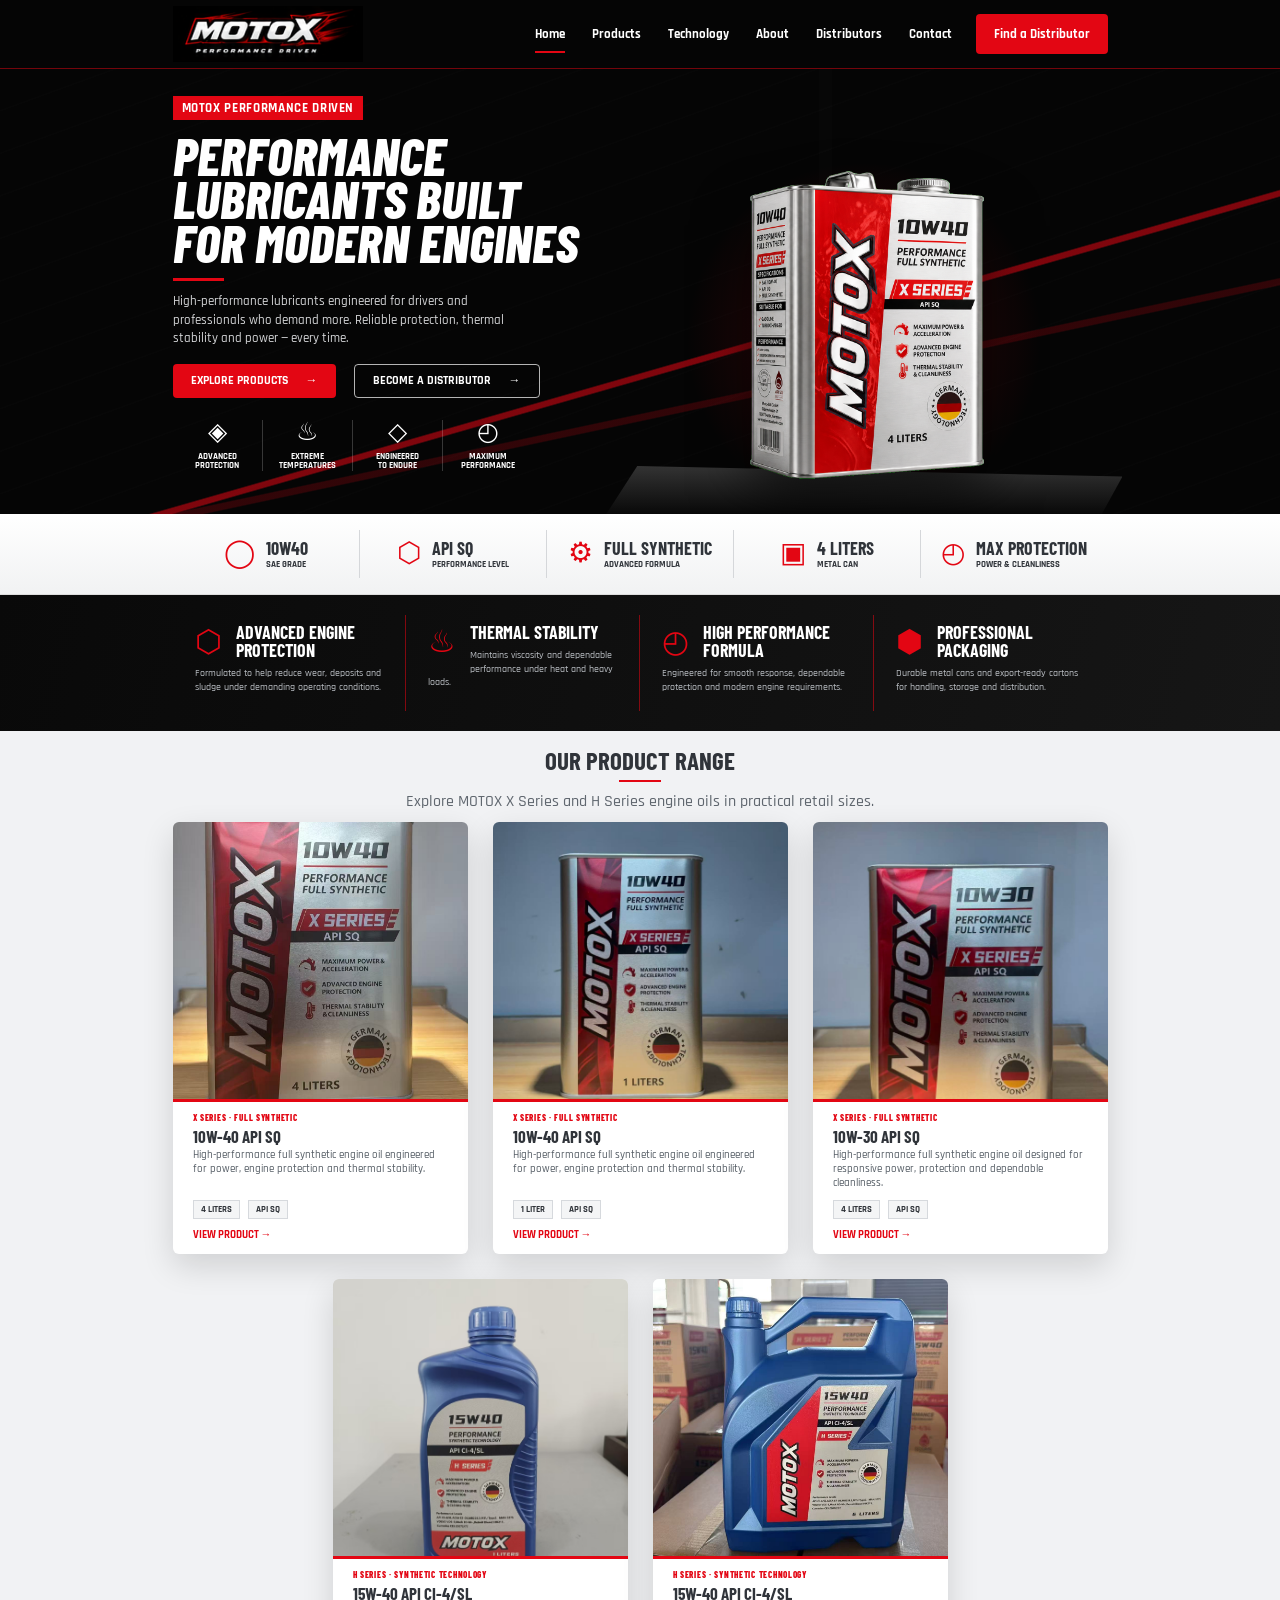
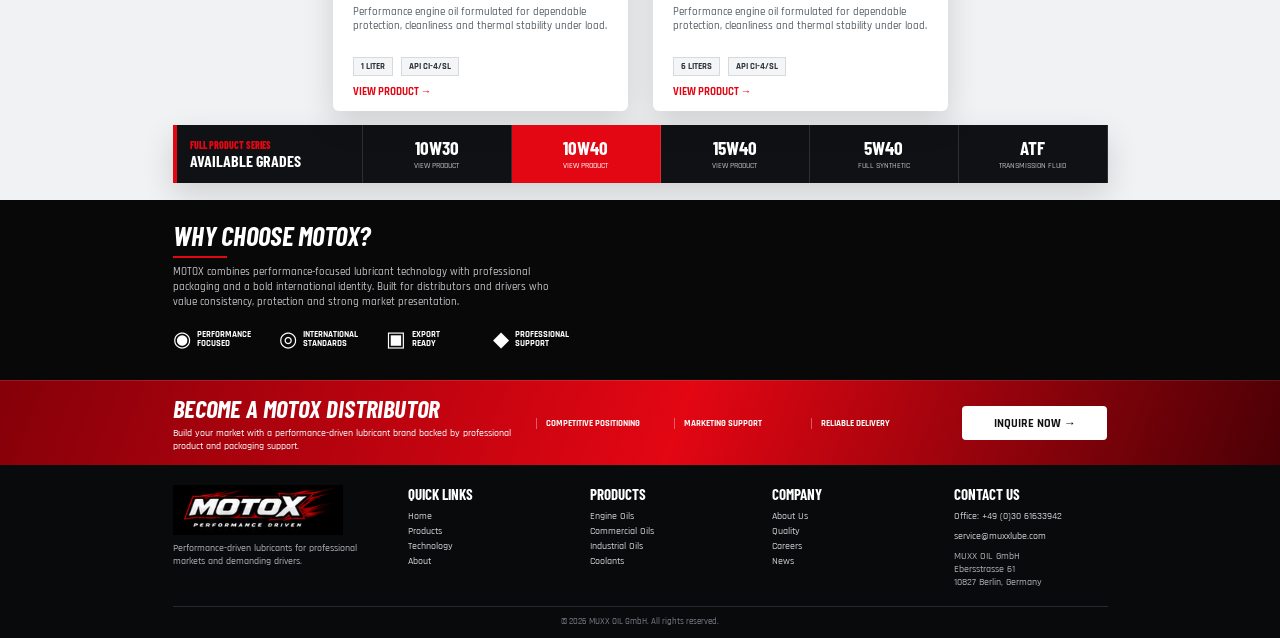
<file: motox-public/index.html>
<!doctype html>
<html lang="en">
<head>
  <meta charset="utf-8">
  <meta name="viewport" content="width=device-width, initial-scale=1">
  <meta name="description" content="MOTOX performance lubricants for modern engines.">
  <title>MOTOX | Performance Driven</title>
  <link rel="preconnect" href="https://fonts.googleapis.com">
  <link rel="preconnect" href="https://fonts.gstatic.com" crossorigin>
  <link href="https://fonts.googleapis.com/css2?family=Barlow+Condensed:ital,wght@0,600;0,700;0,800;1,700;1,800&family=Rajdhani:wght@400;500;600;700&display=swap" rel="stylesheet">
  <style>
:root {
  --motox-red: #e30613;
  --race-black: #0d0d0d;
  --graphite: #30343a;
  --metallic-silver: #c0c3c7;
  --steel-grey: #6b7078;
  --pure-white: #ffffff;
  --page-grey: #f2f3f5;
  --muted-text: #a8adb4;
  --container: 1220px;
  --radius: 10px;
  --shadow: 0 12px 32px rgba(0,0,0,.14);
}


* { box-sizing: border-box; }
html { scroll-behavior: smooth; }
body {
  margin: 0;
  color: var(--graphite);
  background: var(--pure-white);
  font-family: "Rajdhani", Arial, sans-serif;
  font-weight: 500;
}
img { display: block; max-width: 100%; }
a { color: inherit; text-decoration: none; }
.container { width: min(var(--container), calc(100% - 48px)); margin-inline: auto; }

.site-header {
  height: 76px;
  background: #050505;
  color: white;
  border-bottom: 1px solid rgba(227,6,19,.5);
  position: sticky;
  top: 0;
  z-index: 50;
}
.nav-shell { height: 100%; display: flex; align-items: center; gap: 28px; }
.brand { width: 208px; flex: 0 0 auto; overflow: hidden; }
.brand img { width: 100%; }
.main-nav { margin-left: auto; display: flex; align-items: stretch; height: 100%; gap: 28px; }
.main-nav a { display: grid; place-items: center; font-weight: 700; position: relative; }
.main-nav a:hover, .main-nav a.active { color: white; }
.main-nav a.active::after { content: ""; position: absolute; bottom: 17px; left: 0; right: 0; height: 2px; background: var(--motox-red); }
.nav-cta { background: var(--motox-red); color: white; font-weight: 700; padding: 14px 22px; border-radius: 4px; }
.menu-toggle { display: none; }

.hero {
  min-height: 610px;
  color: white;
  position: relative;
  overflow: hidden;
  background:
    linear-gradient(90deg, #050505 0%, rgba(5,5,5,.97) 43%, rgba(5,5,5,.25) 73%, rgba(5,5,5,.52) 100%),
    url("https://images.weserv.nl/?url=https%3A%2F%2Ffiles.catbox.moe%2Fi6bog7.jpg") right center / 52% 100% no-repeat,
    #050505;
}
.hero::before {
  content: "";
  position: absolute;
  inset: 0;
  opacity: .28;
  background:
    repeating-linear-gradient(160deg, transparent 0 38px, rgba(255,255,255,.04) 39px 40px),
    linear-gradient(90deg, transparent 0 64%, rgba(255,255,255,.04) 64% 65%, transparent 65%);
}
.hero-lines {
  position: absolute;
  inset: 0;
  background:
    linear-gradient(164deg, transparent 0 60%, rgba(227,6,19,.55) 60.2% 60.8%, transparent 61%),
    linear-gradient(168deg, transparent 0 67%, rgba(227,6,19,.2) 67.2% 68%, transparent 68.2%);
  pointer-events: none;
}
.hero-grid { min-height: 610px; display: grid; grid-template-columns: 1.02fr .98fr; align-items: center; position: relative; }
.hero-copy { padding: 56px 0 42px; z-index: 2; }
.eyebrow { display: inline-flex; background: var(--motox-red); padding: 6px 10px; font-weight: 800; letter-spacing: .05em; }
h1, h2, h3 { font-family: "Barlow Condensed", "Arial Narrow", sans-serif; text-transform: uppercase; margin: 0; }
.hero h1 { margin-top: 18px; font-size: clamp(58px, 6vw, 90px); line-height: .86; font-style: italic; font-weight: 800; letter-spacing: -.025em; }
.hero-copy > p { width: min(560px, 90%); color: #d3d4d6; font-size: 18px; line-height: 1.45; }
.hero-actions { display: flex; gap: 18px; margin: 28px 0 34px; }
.button { min-height: 50px; display: inline-flex; align-items: center; justify-content: center; gap: 22px; padding: 0 22px; font-weight: 800; text-transform: uppercase; border-radius: 4px; }
.button-primary { background: var(--motox-red); color: white; }
.button-outline { border: 1px solid rgba(255,255,255,.7); color: white; }
.button-light { background: white; color: #111; }
.hero-values { display: grid; grid-template-columns: repeat(4, 1fr); gap: 0; width: min(640px, 100%); }
.hero-values > div { text-align: center; border-right: 1px solid rgba(255,255,255,.2); font-size: 12px; text-transform: uppercase; line-height: 1.08; }
.hero-values > div:last-child { border-right: 0; }
.hero-values .icon { display: block; font-size: 30px; color: white; margin-bottom: 8px; }
.hero-product { align-self: end; position: relative; height: 100%; display: grid; place-items: end center; z-index: 1; }
.hero-product img { width: min(560px, 110%); max-height: 575px; object-fit: contain; filter: drop-shadow(0 30px 28px rgba(0,0,0,.55)); position: relative; z-index: 2; }
.hero-glow { position: absolute; width: 540px; height: 540px; border-radius: 50%; background: radial-gradient(circle, rgba(227,6,19,.25), transparent 64%); bottom: 0; }

.spec-strip { background: linear-gradient(#fff,#f1f2f3); border-bottom: 1px solid #ddd; }
.spec-grid { min-height: 96px; display: grid; grid-template-columns: repeat(5,1fr); align-items: center; }
.spec-item { display: flex; align-items: center; justify-content: center; gap: 16px; min-height: 56px; border-right: 1px solid #d5d7da; text-transform: uppercase; }
.spec-item:last-child { border-right: 0; }
.spec-icon { color: var(--motox-red); font-size: 34px; }
.spec-item strong { display: block; font-family: "Barlow Condensed"; font-size: 23px; line-height: 1; }
.spec-item small { display: block; font-size: 12px; font-weight: 700; margin-top: 4px; }

.dark-section { background: linear-gradient(105deg,#090909,#161616); color: white; }
.benefit-grid { min-height: 178px; display: grid; grid-template-columns: repeat(4,1fr); align-items: center; }
.benefit-grid article { min-height: 114px; padding: 8px 30px; border-right: 1px solid rgba(227,6,19,.55); }
.benefit-grid article:last-child { border-right: 0; }
.benefit-icon { color: var(--motox-red); font-size: 38px; float: left; margin-right: 20px; }
.benefit-grid h2 { font-size: 23px; line-height: 1; margin-bottom: 8px; }
.benefit-grid p { color: #b7bbc0; font-size: 13px; line-height: 1.35; margin: 0; }

.products { background: #f1f2f4; padding: 34px 0 46px; }
.section-heading { text-align: center; margin-bottom: 24px; }
.section-heading h2 { font-size: 36px; }
.section-heading span { display: block; width: 48px; height: 3px; background: var(--motox-red); margin: 9px auto 0; }
.section-heading p { max-width: 620px; margin: 9px auto 0; color: #60676f; }
.product-grid { display: grid; grid-template-columns: repeat(6,1fr); gap: 26px; }
.product-card { grid-column: span 2; display: flex; flex-direction: column; background: white; border-radius: var(--radius); box-shadow: var(--shadow); overflow: hidden; }
.product-card:nth-last-child(2) { grid-column: 2 / span 2; }
.product-photo { height: 320px; background: linear-gradient(145deg,#e5e8eb,#f8f9fa); overflow: hidden; border-bottom: 3px solid var(--motox-red); }
.product-photo img { width: 100%; height: 100%; object-fit: cover; object-position: center 55%; }
.product-photo img.focus-lower { object-position: center 65%; }
.product-photo img.landscape { object-position: center; }
.card-body { display: flex; flex: 1; flex-direction: column; padding: 18px 20px 22px; }
.product-kicker { color: var(--motox-red); font-family: "Barlow Condensed", sans-serif; font-size: 13px; font-weight: 800; letter-spacing: .08em; text-transform: uppercase; }
.card-body h3 { margin-top: 3px; font-size: 26px; }
.card-body p { min-height: 66px; color: #555d65; margin: 5px 0 12px; }
.product-meta { display: flex; gap: 8px; margin: auto 0 15px; }
.product-meta span { padding: 5px 9px; border: 1px solid #d6d9dd; background: #f4f5f6; color: #30343a; font-size: 12px; font-weight: 800; line-height: 1; text-transform: uppercase; }
.card-body a { color: var(--motox-red); font-weight: 800; text-transform: uppercase; }
.series-range { margin-top: 22px; display: grid; grid-template-columns: 1.25fr repeat(5,1fr); background: #101114; color: white; border-left: 4px solid var(--motox-red); box-shadow: var(--shadow); }
.series-heading, .series-range a { min-height: 66px; display: flex; flex-direction: column; justify-content: center; padding: 9px 18px; border-right: 1px solid rgba(255,255,255,.13); }
.series-heading span { color: var(--motox-red); font-family: "Barlow Condensed", sans-serif; font-weight: 800; text-transform: uppercase; font-size: 13px; }
.series-heading strong { font-family: "Barlow Condensed", sans-serif; text-transform: uppercase; font-size: 19px; }
.series-range a { align-items: center; transition: background .2s ease, color .2s ease; }
.series-range a:hover, .series-range a.featured { background: var(--motox-red); }
.series-range b { font-family: "Barlow Condensed", sans-serif; font-size: 23px; line-height: 1; }
.series-range small { margin-top: 4px; color: #b9bdc3; font-size: 10px; text-transform: uppercase; }
.series-range a:hover small, .series-range a.featured small { color: white; }

.why { background: #080808; color: white; overflow: hidden; }
.why-grid { min-height: 230px; display: grid; grid-template-columns: 44% 56%; align-items: stretch; }
.why-copy { padding: 32px 0; z-index: 2; }
.why h2 { font-size: 38px; font-style: italic; }
.why h2::after { content: ""; display: block; width: 54px; height: 3px; background: var(--motox-red); margin: 8px 0 12px; }
.why-copy > p { color: #c1c4c8; line-height: 1.4; width: 92%; }
.trust-grid { display: grid; grid-template-columns: repeat(4,1fr); gap: 12px; margin-top: 21px; }
.trust-grid span { font-size: 24px; color: white; display: flex; gap: 8px; align-items: center; }
.trust-grid strong { font-size: 12px; line-height: 1.05; text-transform: uppercase; }
.why-image { min-height: 230px; background: linear-gradient(90deg,#080808 0%,transparent 30%), url("https://images.weserv.nl/?url=https%3A%2F%2Ffiles.catbox.moe%2F18kzrf.jpg") center/cover no-repeat; }

.distributor { background: linear-gradient(110deg,#850009,#e30613 53%,#4a0005); color: white; border-top: 1px solid rgba(255,255,255,.1); }
.distributor-grid { min-height: 112px; display: grid; grid-template-columns: 1.15fr 1.2fr auto; align-items: center; gap: 30px; }
.distributor h2 { font-size: 34px; font-style: italic; }
.distributor p { margin: 4px 0 0; }
.dist-benefits { display: grid; grid-template-columns: repeat(3,1fr); gap: 18px; font-weight: 800; text-transform: uppercase; font-size: 13px; }
.dist-benefits span { border-left: 1px solid rgba(255,255,255,.35); padding-left: 18px; }

.footer { background: #090a0b; color: white; padding-top: 36px; }
.footer-grid { display: grid; grid-template-columns: 1.45fr repeat(4,1fr); gap: 34px; }
.footer-brand img { width: 205px; }
.footer-brand p, .footer p { color: #aaaeb4; }
.footer h3 { font-size: 20px; margin-bottom: 12px; }
.footer a { display: block; color: #c9ccd0; margin: 6px 0; }
.footer a:hover { color: var(--motox-red); }
.copyright { color: #777c83; border-top: 1px solid #26292d; text-align: center; padding: 20px 0; margin-top: 32px; font-size: 13px; }

@media (max-width: 1000px) {
  .main-nav { display: none; position: absolute; top: 76px; left: 0; right: 0; height: auto; background: #080808; padding: 18px 24px; flex-direction: column; align-items: stretch; gap: 0; }
  .main-nav.open { display: flex; }
  .main-nav a { padding: 13px 0; }
  .main-nav a.active::after { display: none; }
  .menu-toggle { margin-left: auto; display: inline-flex; background: transparent; color: white; border: 1px solid #555; padding: 9px 12px; }
  .nav-cta { display: none; }
  .hero-grid { grid-template-columns: 1.05fr .95fr; }
  .hero h1 { font-size: 62px; }
  .hero-values { grid-template-columns: repeat(2,1fr); gap: 18px 0; }
  .spec-grid { grid-template-columns: repeat(3,1fr); padding: 16px 0; }
  .spec-item { border-right: 0; }
  .benefit-grid { grid-template-columns: repeat(2,1fr); padding: 18px 0; }
  .benefit-grid article:nth-child(2) { border-right: 0; }
  .product-grid { grid-template-columns: repeat(2,1fr); }
  .product-card, .product-card:nth-last-child(2) { grid-column: auto; }
  .product-card:last-child { grid-column: 1 / -1; width: calc((100% - 26px) / 2); justify-self: center; }
  .series-range { grid-template-columns: repeat(3,1fr); }
  .series-heading { grid-column: 1 / -1; }
  .why-grid { grid-template-columns: 1fr; }
  .why-copy { padding-right: 0; }
  .why-image { min-height: 300px; }
  .distributor-grid { grid-template-columns: 1fr; padding: 25px 0; }
  .footer-grid { grid-template-columns: repeat(3,1fr); }
  .footer-brand { grid-column: 1 / -1; }
}

@media (max-width: 680px) {
  .container { width: min(100% - 28px, var(--container)); }
  .site-header { height: 66px; }
  .brand { width: 170px; }
  .main-nav { top: 66px; }
  .hero-grid { grid-template-columns: 1fr; min-height: auto; }
  .hero-copy { padding-top: 40px; }
  .hero h1 { font-size: 53px; }
  .hero-copy > p { width: 100%; }
  .hero-actions { flex-direction: column; align-items: stretch; }
  .hero-values { grid-template-columns: repeat(2,1fr); }
  .hero-product { height: 430px; }
  .hero-product img { max-height: 430px; }
  .spec-grid { grid-template-columns: repeat(2,1fr); }
  .spec-item:last-child { grid-column: 1 / -1; }
  .benefit-grid { grid-template-columns: 1fr; }
  .benefit-grid article { border-right: 0; border-bottom: 1px solid rgba(227,6,19,.4); padding: 22px 8px; }
  .product-grid { grid-template-columns: 1fr; }
  .product-card:last-child { grid-column: auto; width: 100%; }
  .series-range { grid-template-columns: repeat(2,1fr); }
  .series-heading { grid-column: 1 / -1; }
  .trust-grid { grid-template-columns: repeat(2,1fr); }
  .dist-benefits { grid-template-columns: 1fr; }
  .footer-grid { grid-template-columns: repeat(2,1fr); }
}

/* Approved 1055px desktop composition */
@media (min-width: 1001px) {
  :root { --container: 935px; --radius: 6px; }
  .container { width: var(--container); }
  .site-header { height: 69px; }
  .nav-shell { gap: 24px; }
  .brand { width: 190px; }
  .main-nav { gap: 27px; font-size: 13px; }
  .main-nav a.active::after { bottom: 15px; }
  .nav-cta { padding: 12px 18px; font-size: 13px; }

  .hero, .hero-grid { min-height: 445px; height: 445px; }
  .hero-grid { grid-template-columns: 48% 52%; }
  .hero-copy { padding: 27px 0 20px; align-self: stretch; }
  .eyebrow { padding: 4px 9px; font-size: 13px; }
  .hero h1 { margin-top: 14px; font-size: 53px; line-height: .82; letter-spacing: 0; }
  .hero h1::after { content: ""; display: block; width: 51px; height: 3px; background: var(--motox-red); margin-top: 14px; }
  .hero-copy > p { width: 355px; margin: 11px 0 0; font-size: 13px; line-height: 1.42; }
  .hero-actions { gap: 18px; margin: 16px 0 22px; }
  .button { min-height: 34px; padding: 0 18px; gap: 18px; font-size: 12px; }
  .hero-values { width: 360px; }
  .hero-values .icon { font-size: 25px; margin-bottom: 5px; }
  .hero-values > div { font-size: 9px; }
  .hero-product { height: 445px; overflow: visible; }
  .hero-product::after { content: ""; position: absolute; left: -15px; right: -15px; bottom: 0; height: 48px; background: linear-gradient(#333,#090909); clip-path: polygon(6% 0,100% 22%,96% 100%,0 100%); z-index: 1; }
  .hero-product img { width: 440px; max-width: none; max-height: 420px; margin: 0 0 20px; object-fit: contain; z-index: 3; }
  .hero-glow { width: 430px; height: 350px; }

  .spec-grid { min-height: 80px; }
  .spec-item { min-height: 48px; gap: 11px; }
  .spec-icon { font-size: 28px; }
  .spec-item strong { font-size: 18px; }
  .spec-item small { font-size: 9px; margin-top: 2px; }

  .benefit-grid { min-height: 136px; }
  .benefit-grid article { min-height: 96px; padding: 8px 22px; }
  .benefit-icon { font-size: 31px; margin-right: 14px; }
  .benefit-grid h2 { font-size: 18px; }
  .benefit-grid p { font-size: 10px; }

  .products { min-height: 404px; padding: 14px 0 17px; }
  .section-heading { margin-bottom: 10px; }
  .section-heading h2 { font-size: 25px; }
  .section-heading span { margin-top: 5px; width: 42px; height: 2px; }
  .product-grid { gap: 25px; }
  .product-photo { height: 280px; }
  .card-body { padding: 10px 20px 12px; }
  .card-body h3 { font-size: 17px; }
  .card-body p { min-height: 43px; font-size: 11px; line-height: 1.25; margin: 3px 0 8px; }
  .product-kicker { font-size: 9px; }
  .product-meta { margin-bottom: 9px; }
  .product-meta span { font-size: 9px; padding: 4px 7px; }
  .card-body a { font-size: 11px; }
  .series-range { margin-top: 14px; }
  .series-heading, .series-range a { min-height: 58px; padding: 7px 13px; }
  .series-heading span { font-size: 10px; }
  .series-heading strong { font-size: 16px; }
  .series-range b { font-size: 19px; }
  .series-range small { font-size: 8px; }

  .why-grid { min-height: 180px; grid-template-columns: 45% 55%; }
  .why-copy { padding: 19px 0 15px; }
  .why h2 { font-size: 27px; }
  .why h2::after { margin: 5px 0 7px; height: 2px; }
  .why-copy > p { font-size: 11px; line-height: 1.35; margin: 0; }
  .trust-grid { gap: 7px; margin-top: 16px; }
  .trust-grid span { font-size: 21px; gap: 6px; }
  .trust-grid strong { font-size: 9px; }
  .why-image { min-height: 180px; }

  .distributor-grid { min-height: 84px; grid-template-columns: 1.1fr 1.3fr 145px; gap: 22px; }
  .distributor h2 { font-size: 25px; }
  .distributor p { font-size: 10px; line-height: 1.3; }
  .dist-benefits { gap: 8px; font-size: 9px; }
  .dist-benefits span { padding-left: 9px; }

  .footer { min-height: 173px; padding-top: 20px; }
  .footer-grid { grid-template-columns: 1.35fr repeat(4,1fr); gap: 28px; }
  .footer-brand img { width: 170px; }
  .footer-brand p, .footer p { font-size: 10px; line-height: 1.3; margin: 7px 0; }
  .footer h3 { font-size: 15px; margin-bottom: 7px; }
  .footer a { margin: 3px 0; font-size: 10px; }
  .copyright { padding: 9px 0; margin-top: 10px; font-size: 9px; }
}

  </style>
</head>
<body>
  <header class="site-header">
    <div class="container nav-shell">
      <a class="brand" href="#home" aria-label="MOTOX home">
        <img src="motox_logo_on_black.png" alt="MOTOX Performance Driven">
      </a>
      <button class="menu-toggle" aria-expanded="false" aria-controls="main-nav">Menu</button>
      <nav id="main-nav" class="main-nav" aria-label="Primary navigation">
        <a class="active" href="#home">Home</a>
        <a href="#products">Products</a>
        <a href="#technology">Technology</a>
        <a href="#about">About</a>
        <a href="#distributors">Distributors</a>
        <a href="#contact">Contact</a>
      </nav>
      <a class="nav-cta" href="#distributors">Find a Distributor</a>
    </div>
  </header>

  <main>
    <section id="home" class="hero">
      <div class="hero-lines" aria-hidden="true"></div>
      <div class="container hero-grid">
        <div class="hero-copy">
          <div class="eyebrow">MOTOX PERFORMANCE DRIVEN</div>
          <h1>Performance<br>Lubricants Built<br>for Modern Engines</h1>
          <p>High-performance lubricants engineered for drivers and professionals who demand more. Reliable protection, thermal stability and power — every time.</p>
          <div class="hero-actions">
            <a class="button button-primary" href="#products">Explore Products <span>→</span></a>
            <a class="button button-outline" href="#distributors">Become a Distributor <span>→</span></a>
          </div>
          <div class="hero-values">
            <div><span class="icon">◈</span><strong>Advanced<br>Protection</strong></div>
            <div><span class="icon">♨</span><strong>Extreme<br>Temperatures</strong></div>
            <div><span class="icon">◇</span><strong>Engineered<br>to Endure</strong></div>
            <div><span class="icon">◴</span><strong>Maximum<br>Performance</strong></div>
          </div>
        </div>
        <div class="hero-product">
          <div class="hero-glow" aria-hidden="true"></div>
          <img src="product_can_hero_v3.png" alt="MOTOX 10W40 full synthetic 4 liter metal can">
        </div>
      </div>
    </section>

    <section class="spec-strip" aria-label="Product highlights">
      <div class="container spec-grid">
        <div class="spec-item"><span class="spec-icon">◯</span><div><strong>10W40</strong><small>SAE Grade</small></div></div>
        <div class="spec-item"><span class="spec-icon">⬡</span><div><strong>API SQ</strong><small>Performance Level</small></div></div>
        <div class="spec-item"><span class="spec-icon">⚙</span><div><strong>Full Synthetic</strong><small>Advanced Formula</small></div></div>
        <div class="spec-item"><span class="spec-icon">▣</span><div><strong>4 Liters</strong><small>Metal Can</small></div></div>
        <div class="spec-item"><span class="spec-icon">◴</span><div><strong>Max Protection</strong><small>Power & Cleanliness</small></div></div>
      </div>
    </section>

    <section id="technology" class="benefits dark-section">
      <div class="container benefit-grid">
        <article><span class="benefit-icon">⬡</span><h2>Advanced Engine Protection</h2><p>Formulated to help reduce wear, deposits and sludge under demanding operating conditions.</p></article>
        <article><span class="benefit-icon">♨</span><h2>Thermal Stability</h2><p>Maintains viscosity and dependable performance under heat and heavy loads.</p></article>
        <article><span class="benefit-icon">◴</span><h2>High Performance Formula</h2><p>Engineered for smooth response, dependable protection and modern engine requirements.</p></article>
        <article><span class="benefit-icon">⬢</span><h2>Professional Packaging</h2><p>Durable metal cans and export-ready cartons for handling, storage and distribution.</p></article>
      </div>
    </section>

    <section id="products" class="products">
      <div class="container">
        <div class="section-heading">
          <h2>Our Product Range</h2>
          <span></span>
          <p>Explore MOTOX X Series and H Series engine oils in practical retail sizes.</p>
        </div>
        <div class="product-grid">
          <article class="product-card">
            <div class="product-photo"><img class="focus-lower" src="motox-x-series-10w40-api-sq-4l.jpg" loading="lazy" width="1080" height="1920" alt="MOTOX X Series 10W-40 API SQ full synthetic engine oil, 4 liter metal can"></div>
            <div class="card-body"><span class="product-kicker">X Series · Full Synthetic</span><h3>10W-40 API SQ</h3><p>High-performance full synthetic engine oil engineered for power, engine protection and thermal stability.</p><div class="product-meta"><span>4 Liters</span><span>API SQ</span></div><a href="https://htmlpreview.github.io/?https://github.com/87428467/gpt-ai-assistant/blob/main/motox-public/products/x-series-10w40.html">View Product →</a></div>
          </article>
          <article class="product-card">
            <div class="product-photo"><img src="motox-x-series-10w40-api-sq-1l.jpg" loading="lazy" width="1280" height="1707" alt="MOTOX X Series 10W-40 API SQ full synthetic engine oil, 1 liter metal can"></div>
            <div class="card-body"><span class="product-kicker">X Series · Full Synthetic</span><h3>10W-40 API SQ</h3><p>High-performance full synthetic engine oil engineered for power, engine protection and thermal stability.</p><div class="product-meta"><span>1 Liter</span><span>API SQ</span></div><a href="https://htmlpreview.github.io/?https://github.com/87428467/gpt-ai-assistant/blob/main/motox-public/products/x-series-10w40.html">View Product →</a></div>
          </article>
          <article class="product-card">
            <div class="product-photo"><img src="motox-x-series-10w30-api-sq-4l.jpg" loading="lazy" width="1280" height="1707" alt="MOTOX X Series 10W-30 API SQ full synthetic engine oil, 4 liter metal can"></div>
            <div class="card-body"><span class="product-kicker">X Series · Full Synthetic</span><h3>10W-30 API SQ</h3><p>High-performance full synthetic engine oil designed for responsive power, protection and dependable cleanliness.</p><div class="product-meta"><span>4 Liters</span><span>API SQ</span></div><a href="https://htmlpreview.github.io/?https://github.com/87428467/gpt-ai-assistant/blob/main/motox-public/products/x-series-10w30.html">View Product →</a></div>
          </article>
          <article class="product-card">
            <div class="product-photo"><img src="motox-h-series-15w40-api-ci4-sl-1l.jpg" loading="lazy" width="1279" height="1706" alt="MOTOX H Series 15W-40 API CI-4/SL synthetic technology engine oil, 1 liter bottle"></div>
            <div class="card-body"><span class="product-kicker">H Series · Synthetic Technology</span><h3>15W-40 API CI-4/SL</h3><p>Performance engine oil formulated for dependable protection, cleanliness and thermal stability under load.</p><div class="product-meta"><span>1 Liter</span><span>API CI-4/SL</span></div><a href="https://htmlpreview.github.io/?https://github.com/87428467/gpt-ai-assistant/blob/main/motox-public/products/h-series-15w40.html">View Product →</a></div>
          </article>
          <article class="product-card">
            <div class="product-photo"><img class="landscape" src="motox-h-series-15w40-api-ci4-sl-6l.jpg" loading="lazy" width="1920" height="1080" alt="MOTOX H Series 15W-40 API CI-4/SL synthetic technology engine oil, 6 liter container"></div>
            <div class="card-body"><span class="product-kicker">H Series · Synthetic Technology</span><h3>15W-40 API CI-4/SL</h3><p>Performance engine oil formulated for dependable protection, cleanliness and thermal stability under load.</p><div class="product-meta"><span>6 Liters</span><span>API CI-4/SL</span></div><a href="https://htmlpreview.github.io/?https://github.com/87428467/gpt-ai-assistant/blob/main/motox-public/products/h-series-15w40.html">View Product →</a></div>
          </article>
        </div>
        <div class="series-range" aria-label="MOTOX product specifications">
          <div class="series-heading"><span>Full Product Series</span><strong>Available Grades</strong></div>
          <a href="https://htmlpreview.github.io/?https://github.com/87428467/gpt-ai-assistant/blob/main/motox-public/products/x-series-10w30.html"><b>10W30</b><small>View Product</small></a>
          <a class="featured" href="https://htmlpreview.github.io/?https://github.com/87428467/gpt-ai-assistant/blob/main/motox-public/products/x-series-10w40.html"><b>10W40</b><small>View Product</small></a>
          <a href="https://htmlpreview.github.io/?https://github.com/87428467/gpt-ai-assistant/blob/main/motox-public/products/h-series-15w40.html"><b>15W40</b><small>View Product</small></a>
          <a href="#contact"><b>5W40</b><small>Full Synthetic</small></a>
          <a href="#contact"><b>ATF</b><small>Transmission Fluid</small></a>
        </div>
      </div>
    </section>

    <section id="about" class="why">
      <div class="container why-grid">
        <div class="why-copy">
          <h2>Why Choose MOTOX?</h2>
          <p>MOTOX combines performance-focused lubricant technology with professional packaging and a bold international identity. Built for distributors and drivers who value consistency, protection and strong market presentation.</p>
          <div class="trust-grid">
            <span>◉ <strong>Performance<br>Focused</strong></span>
            <span>◎ <strong>International<br>Standards</strong></span>
            <span>▣ <strong>Export<br>Ready</strong></span>
            <span>◆ <strong>Professional<br>Support</strong></span>
          </div>
        </div>
        <div class="why-image" role="img" aria-label="MOTOX performance car"></div>
      </div>
    </section>

    <section id="distributors" class="distributor">
      <div class="container distributor-grid">
        <div><h2>Become a MOTOX Distributor</h2><p>Build your market with a performance-driven lubricant brand backed by professional product and packaging support.</p></div>
        <div class="dist-benefits"><span>Competitive Positioning</span><span>Marketing Support</span><span>Reliable Delivery</span></div>
        <a class="button button-light" href="#contact">Inquire Now →</a>
      </div>
    </section>
  </main>

  <footer id="contact" class="footer">
    <div class="container footer-grid">
      <div class="footer-brand"><img src="motox_logo_on_black.png" alt="MOTOX"><p>Performance-driven lubricants for professional markets and demanding drivers.</p></div>
      <div><h3>Quick Links</h3><a href="#home">Home</a><a href="#products">Products</a><a href="#technology">Technology</a><a href="#about">About</a></div>
      <div><h3>Products</h3><a href="#">Engine Oils</a><a href="#">Commercial Oils</a><a href="#">Industrial Oils</a><a href="#">Coolants</a></div>
      <div><h3>Company</h3><a href="#about">About Us</a><a href="#">Quality</a><a href="#">Careers</a><a href="#">News</a></div>
      <div><h3>Contact Us</h3><p><a href="tel:+493061633942">Office: +49 (0)30 61633942</a></p><p><a href="mailto:service@muxxlube.com">service@muxxlube.com</a></p><p>MUXX OIL GmbH<br>Ebersstrasse 61<br>10827 Berlin, Germany</p></div>
    </div>
    <div class="container copyright">© 2026 MUXX OIL GmbH. All rights reserved.</div>
  </footer>
  <script>
const toggle = document.querySelector('.menu-toggle');
const nav = document.querySelector('.main-nav');

toggle?.addEventListener('click', () => {
  const open = nav.classList.toggle('open');
  toggle.setAttribute('aria-expanded', String(open));
});

nav?.querySelectorAll('a').forEach((link) => {
  link.addEventListener('click', () => {
    nav.classList.remove('open');
    toggle?.setAttribute('aria-expanded', 'false');
  });
});

</script>
</body>
</html>
</file>
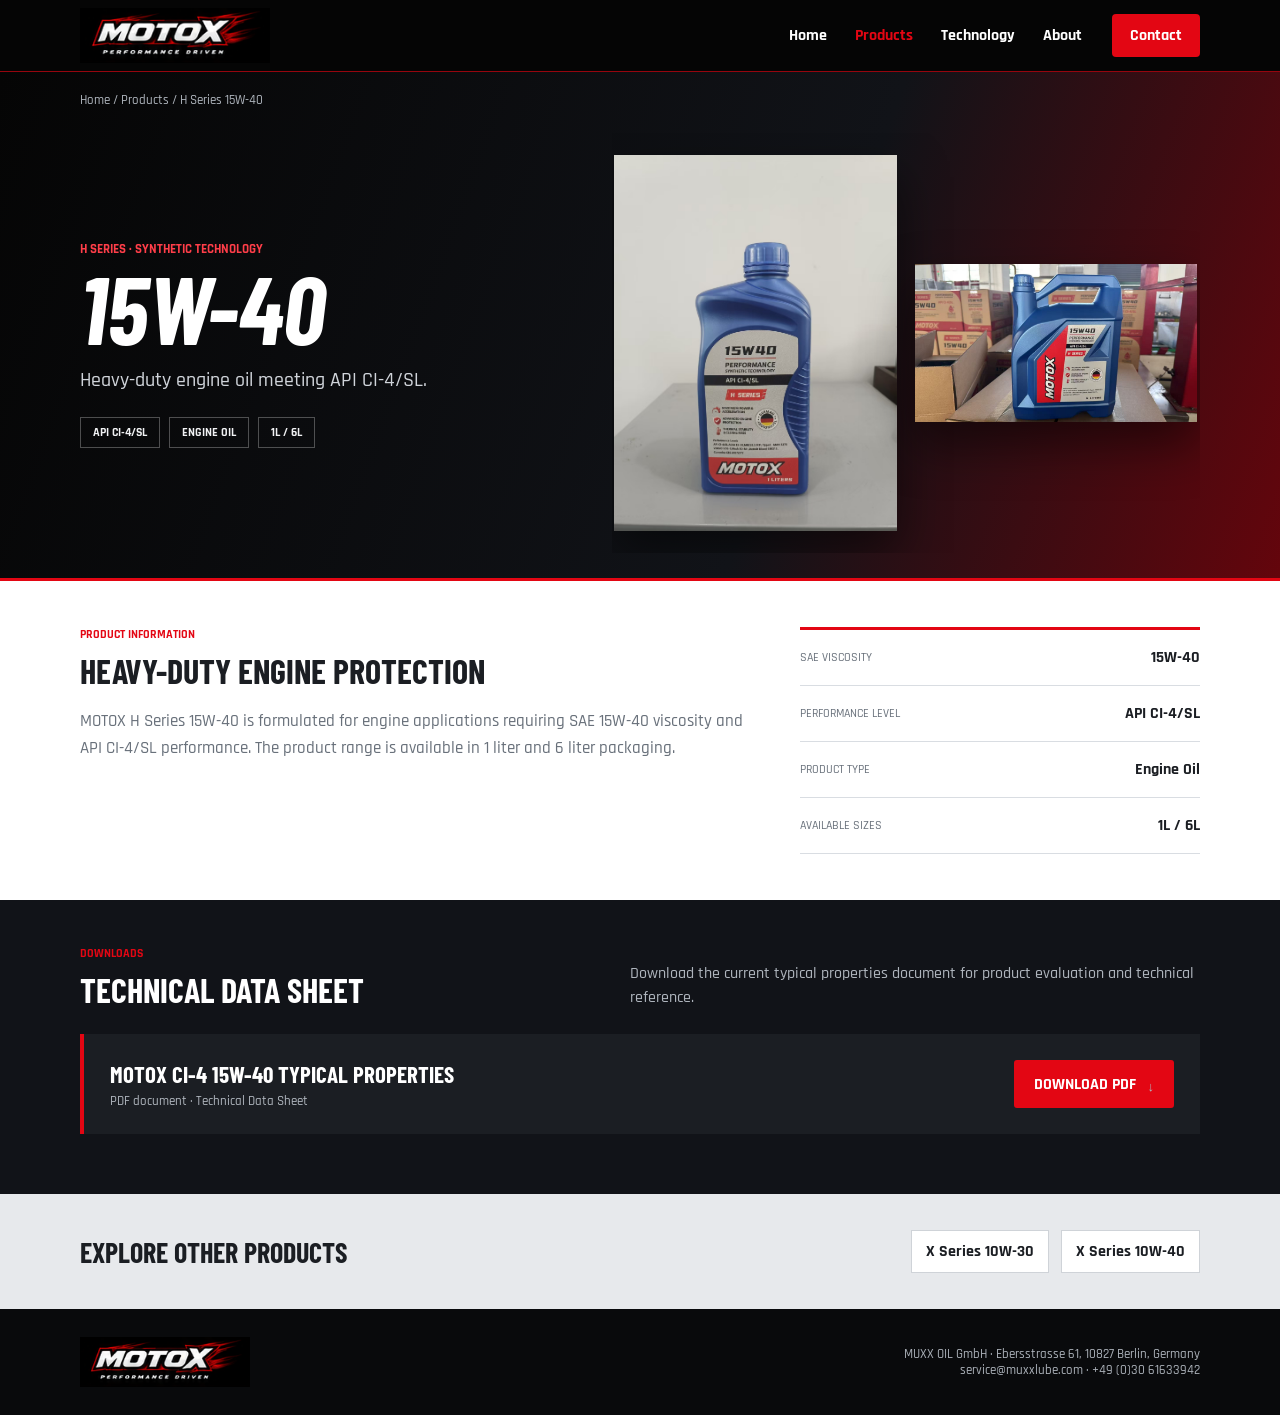
<file: motox-public/products/h-series-15w40.html>
<!doctype html>
<html lang="en">
<head>
  <meta charset="utf-8">
  <meta name="viewport" content="width=device-width, initial-scale=1">
  <meta name="description" content="MOTOX H Series 15W-40 API CI-4/SL product information and technical data sheet.">
  <title>MOTOX H Series 15W-40 API CI-4/SL</title>
  <link rel="preconnect" href="https://fonts.googleapis.com">
  <link rel="preconnect" href="https://fonts.gstatic.com" crossorigin>
  <link href="https://fonts.googleapis.com/css2?family=Barlow+Condensed:ital,wght@0,700;0,800;1,700;1,800&family=Rajdhani:wght@500;600;700&display=swap" rel="stylesheet">
  <link rel="stylesheet" href="product-detail.css">
</head>
<body>
  <header class="site-header">
    <nav class="container nav" aria-label="Primary navigation">
      <a class="brand" href="https://htmlpreview.github.io/?https://github.com/87428467/gpt-ai-assistant/blob/main/motox-public/index.html"><img src="../motox_logo_on_black.png" alt="MOTOX Performance Driven"></a>
      <div class="nav-links"><a href="https://htmlpreview.github.io/?https://github.com/87428467/gpt-ai-assistant/blob/main/motox-public/index.html">Home</a><a class="active" href="https://htmlpreview.github.io/?https://github.com/87428467/gpt-ai-assistant/blob/main/motox-public/index.html">Products</a><a href="https://htmlpreview.github.io/?https://github.com/87428467/gpt-ai-assistant/blob/main/motox-public/index.html">Technology</a><a href="https://htmlpreview.github.io/?https://github.com/87428467/gpt-ai-assistant/blob/main/motox-public/index.html">About</a></div>
      <a class="contact-link" href="https://htmlpreview.github.io/?https://github.com/87428467/gpt-ai-assistant/blob/main/motox-public/index.html">Contact</a>
    </nav>
  </header>
  <main>
    <section class="product-hero">
      <div class="container breadcrumbs"><a href="https://htmlpreview.github.io/?https://github.com/87428467/gpt-ai-assistant/blob/main/motox-public/index.html">Home</a> / <a href="https://htmlpreview.github.io/?https://github.com/87428467/gpt-ai-assistant/blob/main/motox-public/index.html">Products</a> / H Series 15W-40</div>
      <div class="container hero-grid">
        <div class="hero-copy"><span class="series">H Series &middot; Synthetic Technology</span><h1>15W-40</h1><p class="subtitle">Heavy-duty engine oil meeting API CI-4/SL.</p><div class="hero-meta"><span>API CI-4/SL</span><span>Engine Oil</span><span>1L / 6L</span></div></div>
        <div class="product-visual"><img src="../motox-h-series-15w40-api-ci4-sl-1l.jpg" alt="MOTOX 15W-40 API CI-4/SL 1 liter"><img src="../motox-h-series-15w40-api-ci4-sl-6l.jpg" alt="MOTOX 15W-40 API CI-4/SL 6 liters"></div>
      </div>
    </section>
    <section class="overview">
      <div class="container overview-grid">
        <div><span class="section-label">Product Information</span><h2>Heavy-Duty Engine Protection</h2><p>MOTOX H Series 15W-40 is formulated for engine applications requiring SAE 15W-40 viscosity and API CI-4/SL performance. The product range is available in 1 liter and 6 liter packaging.</p></div>
        <div class="spec-list"><div class="spec-row"><span>SAE Viscosity</span><strong>15W-40</strong></div><div class="spec-row"><span>Performance Level</span><strong>API CI-4/SL</strong></div><div class="spec-row"><span>Product Type</span><strong>Engine Oil</strong></div><div class="spec-row"><span>Available Sizes</span><strong>1L / 6L</strong></div></div>
      </div>
    </section>
    <section class="documents">
      <div class="container"><div class="documents-head"><div><span class="section-label">Downloads</span><h2>Technical Data Sheet</h2></div><p>Download the current typical properties document for product evaluation and technical reference.</p></div><div class="document-row"><div><strong>MOTOX CI-4 15W-40 Typical Properties</strong><span>PDF document &middot; Technical Data Sheet</span></div><a class="download-button" href="https://github.com/87428467/gpt-ai-assistant/raw/refs/heads/main/motox-public/downloads/MOTOX_CI-4_15W-40_Typical_Properties.pdf" download>Download PDF <span aria-hidden="true">↓</span></a></div></div>
    </section>
    <section class="related"><div class="container related-row"><h2>Explore Other Products</h2><div class="related-links"><a href="https://htmlpreview.github.io/?https://github.com/87428467/gpt-ai-assistant/blob/main/motox-public/products/x-series-10w30.html">X Series 10W-30</a><a href="https://htmlpreview.github.io/?https://github.com/87428467/gpt-ai-assistant/blob/main/motox-public/products/x-series-10w40.html">X Series 10W-40</a></div></div></section>
  </main>
  <footer class="footer"><div class="container footer-row"><img src="../motox_logo_on_black.png" alt="MOTOX"><p>MUXX OIL GmbH &middot; Ebersstrasse 61, 10827 Berlin, Germany<br>service@muxxlube.com &middot; +49 (0)30 61633942</p></div></footer>
</body>
</html>
</file>
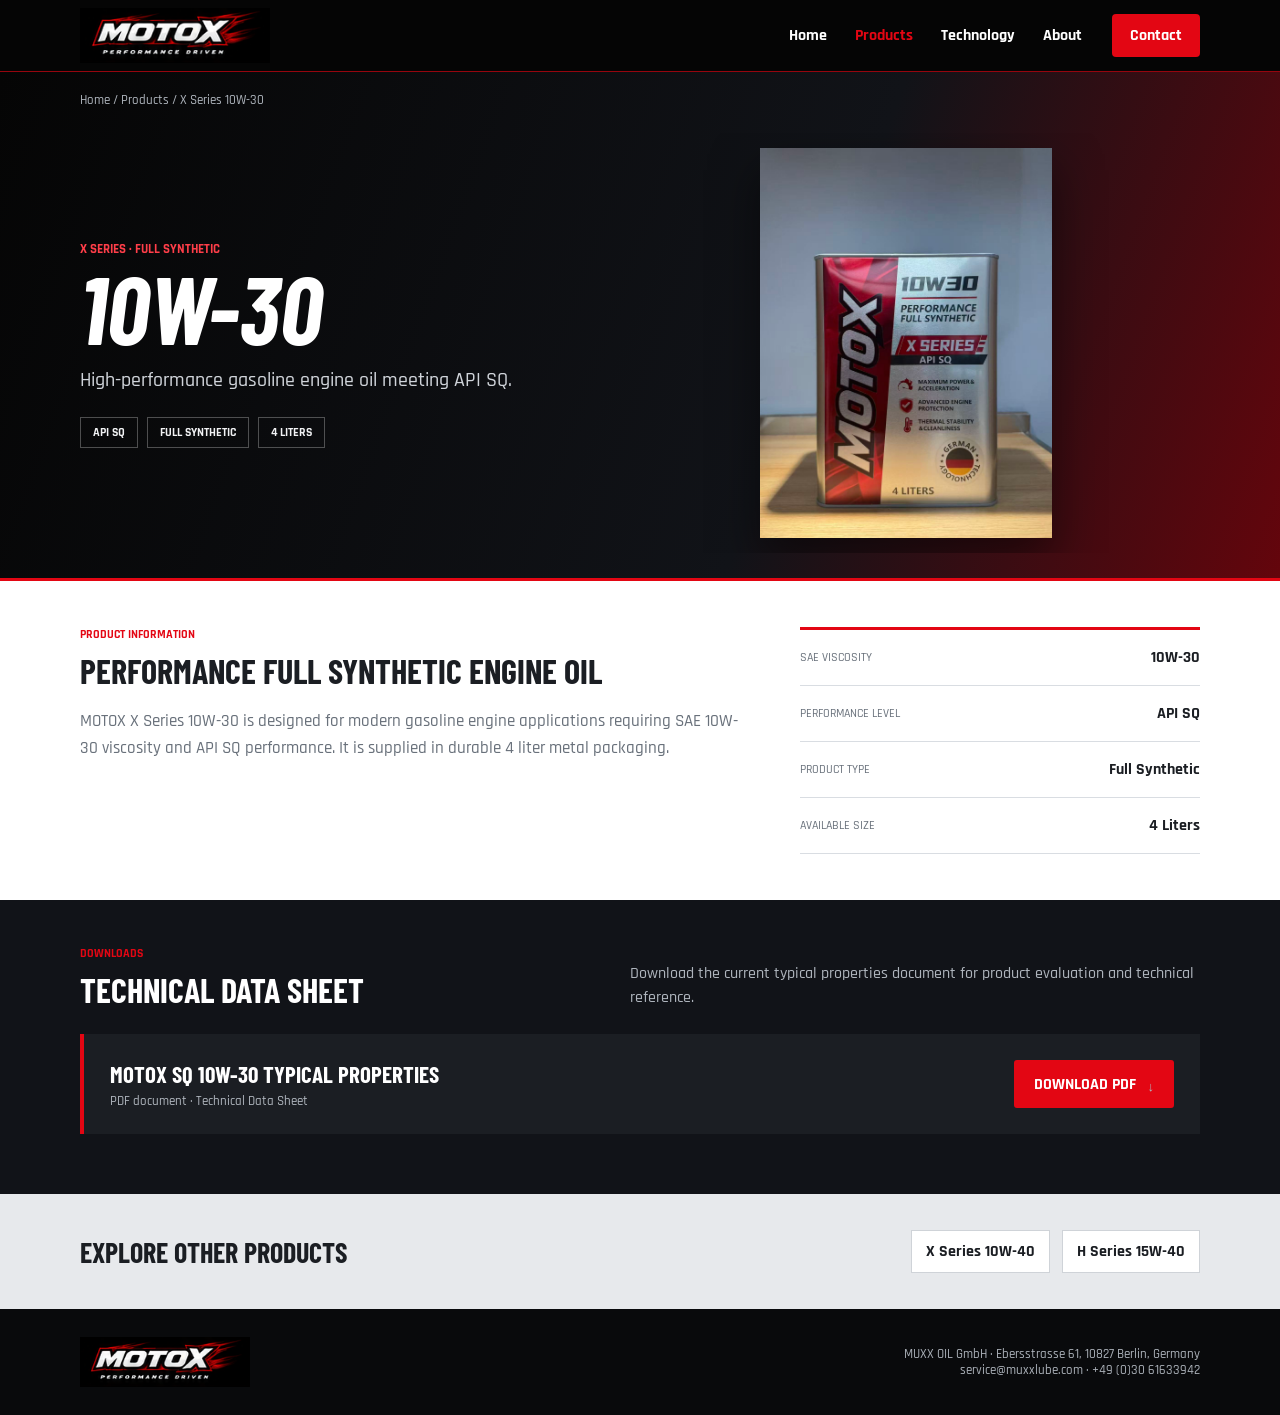
<file: motox-public/products/x-series-10w30.html>
<!doctype html>
<html lang="en">
<head>
  <meta charset="utf-8">
  <meta name="viewport" content="width=device-width, initial-scale=1">
  <meta name="description" content="MOTOX X Series 10W-30 API SQ product information and technical data sheet.">
  <title>MOTOX X Series 10W-30 API SQ</title>
  <link rel="preconnect" href="https://fonts.googleapis.com">
  <link rel="preconnect" href="https://fonts.gstatic.com" crossorigin>
  <link href="https://fonts.googleapis.com/css2?family=Barlow+Condensed:ital,wght@0,700;0,800;1,700;1,800&family=Rajdhani:wght@500;600;700&display=swap" rel="stylesheet">
  <link rel="stylesheet" href="product-detail.css">
</head>
<body>
  <header class="site-header">
    <nav class="container nav" aria-label="Primary navigation">
      <a class="brand" href="https://htmlpreview.github.io/?https://github.com/87428467/gpt-ai-assistant/blob/main/motox-public/index.html"><img src="../motox_logo_on_black.png" alt="MOTOX Performance Driven"></a>
      <div class="nav-links"><a href="https://htmlpreview.github.io/?https://github.com/87428467/gpt-ai-assistant/blob/main/motox-public/index.html">Home</a><a class="active" href="https://htmlpreview.github.io/?https://github.com/87428467/gpt-ai-assistant/blob/main/motox-public/index.html">Products</a><a href="https://htmlpreview.github.io/?https://github.com/87428467/gpt-ai-assistant/blob/main/motox-public/index.html">Technology</a><a href="https://htmlpreview.github.io/?https://github.com/87428467/gpt-ai-assistant/blob/main/motox-public/index.html">About</a></div>
      <a class="contact-link" href="https://htmlpreview.github.io/?https://github.com/87428467/gpt-ai-assistant/blob/main/motox-public/index.html">Contact</a>
    </nav>
  </header>
  <main>
    <section class="product-hero">
      <div class="container breadcrumbs"><a href="https://htmlpreview.github.io/?https://github.com/87428467/gpt-ai-assistant/blob/main/motox-public/index.html">Home</a> / <a href="https://htmlpreview.github.io/?https://github.com/87428467/gpt-ai-assistant/blob/main/motox-public/index.html">Products</a> / X Series 10W-30</div>
      <div class="container hero-grid">
        <div class="hero-copy"><span class="series">X Series &middot; Full Synthetic</span><h1>10W-30</h1><p class="subtitle">High-performance gasoline engine oil meeting API SQ.</p><div class="hero-meta"><span>API SQ</span><span>Full Synthetic</span><span>4 Liters</span></div></div>
        <div class="product-visual single"><img src="../motox-x-series-10w30-api-sq-4l.jpg" alt="MOTOX 10W-30 API SQ 4 liters"></div>
      </div>
    </section>
    <section class="overview">
      <div class="container overview-grid">
        <div><span class="section-label">Product Information</span><h2>Performance Full Synthetic Engine Oil</h2><p>MOTOX X Series 10W-30 is designed for modern gasoline engine applications requiring SAE 10W-30 viscosity and API SQ performance. It is supplied in durable 4 liter metal packaging.</p></div>
        <div class="spec-list"><div class="spec-row"><span>SAE Viscosity</span><strong>10W-30</strong></div><div class="spec-row"><span>Performance Level</span><strong>API SQ</strong></div><div class="spec-row"><span>Product Type</span><strong>Full Synthetic</strong></div><div class="spec-row"><span>Available Size</span><strong>4 Liters</strong></div></div>
      </div>
    </section>
    <section class="documents">
      <div class="container"><div class="documents-head"><div><span class="section-label">Downloads</span><h2>Technical Data Sheet</h2></div><p>Download the current typical properties document for product evaluation and technical reference.</p></div><div class="document-row"><div><strong>MOTOX SQ 10W-30 Typical Properties</strong><span>PDF document &middot; Technical Data Sheet</span></div><a class="download-button" href="https://github.com/87428467/gpt-ai-assistant/raw/refs/heads/main/motox-public/downloads/MOTOX_SQ_10W-30_Typical_Properties.pdf" download>Download PDF <span aria-hidden="true">↓</span></a></div></div>
    </section>
    <section class="related"><div class="container related-row"><h2>Explore Other Products</h2><div class="related-links"><a href="https://htmlpreview.github.io/?https://github.com/87428467/gpt-ai-assistant/blob/main/motox-public/products/x-series-10w40.html">X Series 10W-40</a><a href="https://htmlpreview.github.io/?https://github.com/87428467/gpt-ai-assistant/blob/main/motox-public/products/h-series-15w40.html">H Series 15W-40</a></div></div></section>
  </main>
  <footer class="footer"><div class="container footer-row"><img src="../motox_logo_on_black.png" alt="MOTOX"><p>MUXX OIL GmbH &middot; Ebersstrasse 61, 10827 Berlin, Germany<br>service@muxxlube.com &middot; +49 (0)30 61633942</p></div></footer>
</body>
</html>
</file>
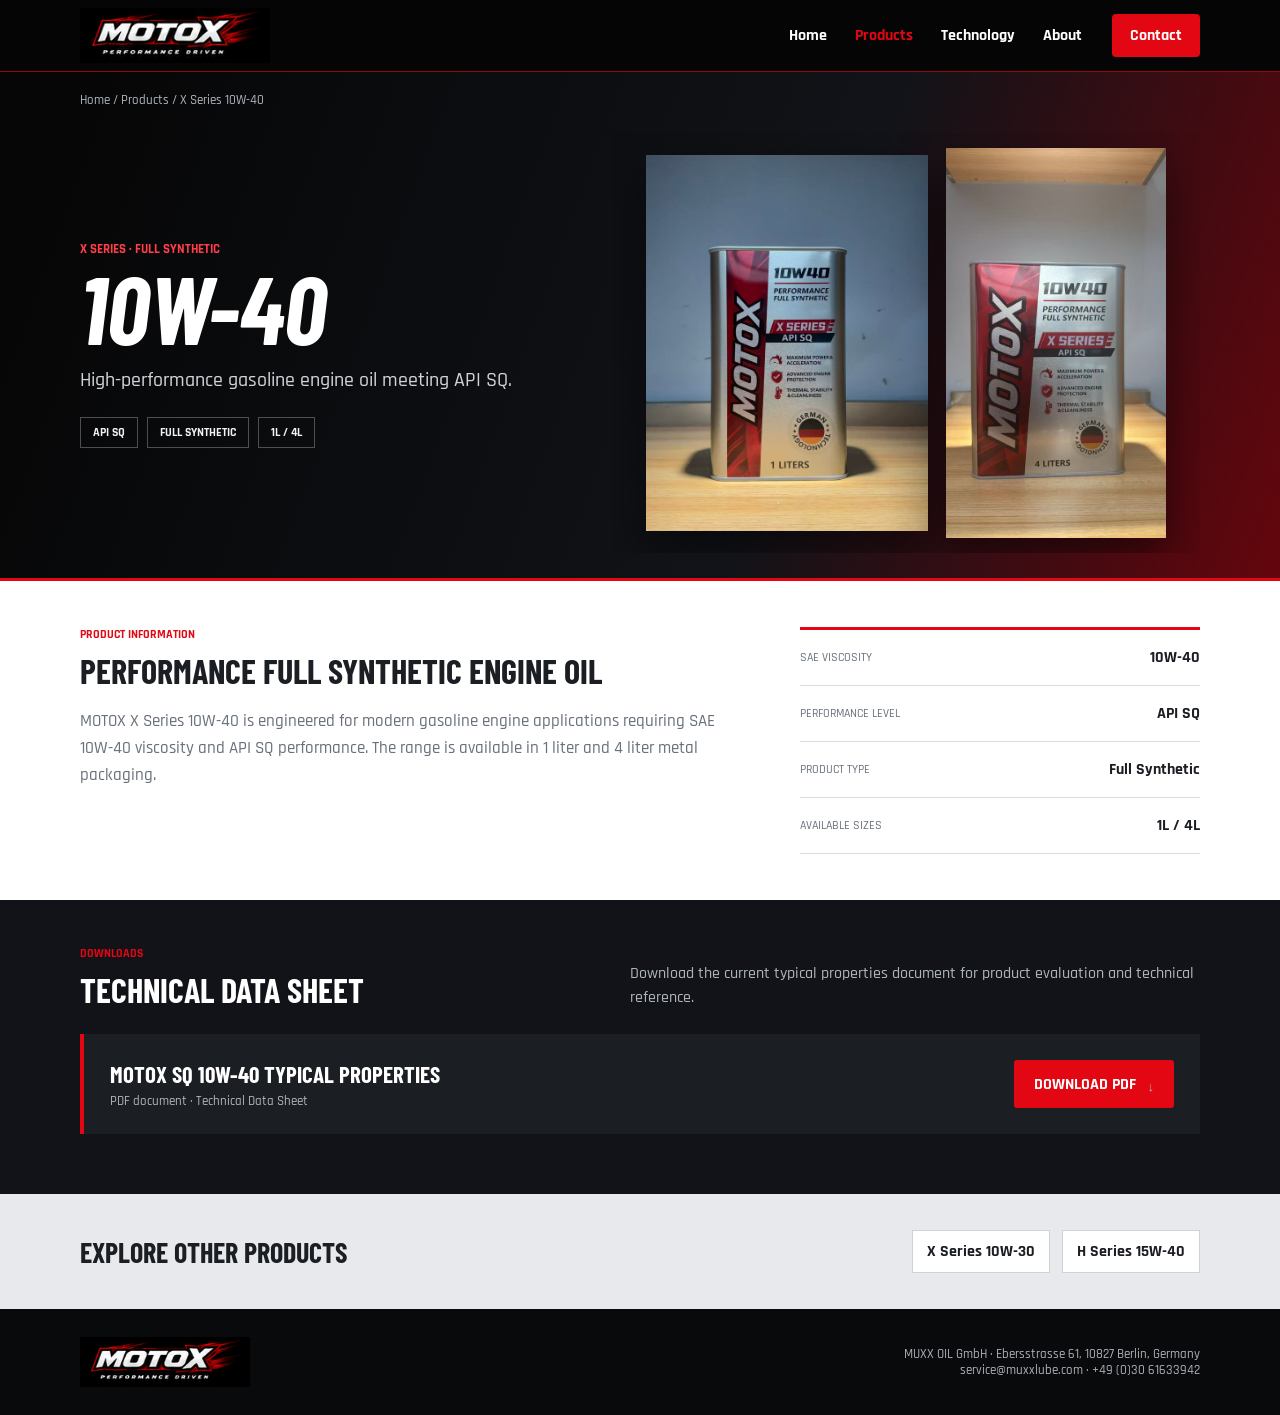
<file: motox-public/products/x-series-10w40.html>
<!doctype html>
<html lang="en">
<head>
  <meta charset="utf-8">
  <meta name="viewport" content="width=device-width, initial-scale=1">
  <meta name="description" content="MOTOX X Series 10W-40 API SQ product information and technical data sheet.">
  <title>MOTOX X Series 10W-40 API SQ</title>
  <link rel="preconnect" href="https://fonts.googleapis.com">
  <link rel="preconnect" href="https://fonts.gstatic.com" crossorigin>
  <link href="https://fonts.googleapis.com/css2?family=Barlow+Condensed:ital,wght@0,700;0,800;1,700;1,800&family=Rajdhani:wght@500;600;700&display=swap" rel="stylesheet">
  <link rel="stylesheet" href="product-detail.css">
</head>
<body>
  <header class="site-header">
    <nav class="container nav" aria-label="Primary navigation">
      <a class="brand" href="https://htmlpreview.github.io/?https://github.com/87428467/gpt-ai-assistant/blob/main/motox-public/index.html"><img src="../motox_logo_on_black.png" alt="MOTOX Performance Driven"></a>
      <div class="nav-links"><a href="https://htmlpreview.github.io/?https://github.com/87428467/gpt-ai-assistant/blob/main/motox-public/index.html">Home</a><a class="active" href="https://htmlpreview.github.io/?https://github.com/87428467/gpt-ai-assistant/blob/main/motox-public/index.html">Products</a><a href="https://htmlpreview.github.io/?https://github.com/87428467/gpt-ai-assistant/blob/main/motox-public/index.html">Technology</a><a href="https://htmlpreview.github.io/?https://github.com/87428467/gpt-ai-assistant/blob/main/motox-public/index.html">About</a></div>
      <a class="contact-link" href="https://htmlpreview.github.io/?https://github.com/87428467/gpt-ai-assistant/blob/main/motox-public/index.html">Contact</a>
    </nav>
  </header>
  <main>
    <section class="product-hero">
      <div class="container breadcrumbs"><a href="https://htmlpreview.github.io/?https://github.com/87428467/gpt-ai-assistant/blob/main/motox-public/index.html">Home</a> / <a href="https://htmlpreview.github.io/?https://github.com/87428467/gpt-ai-assistant/blob/main/motox-public/index.html">Products</a> / X Series 10W-40</div>
      <div class="container hero-grid">
        <div class="hero-copy"><span class="series">X Series &middot; Full Synthetic</span><h1>10W-40</h1><p class="subtitle">High-performance gasoline engine oil meeting API SQ.</p><div class="hero-meta"><span>API SQ</span><span>Full Synthetic</span><span>1L / 4L</span></div></div>
        <div class="product-visual"><img src="../motox-x-series-10w40-api-sq-1l.jpg" alt="MOTOX 10W-40 API SQ 1 liter"><img src="../motox-x-series-10w40-api-sq-4l.jpg" alt="MOTOX 10W-40 API SQ 4 liters"></div>
      </div>
    </section>
    <section class="overview">
      <div class="container overview-grid">
        <div><span class="section-label">Product Information</span><h2>Performance Full Synthetic Engine Oil</h2><p>MOTOX X Series 10W-40 is engineered for modern gasoline engine applications requiring SAE 10W-40 viscosity and API SQ performance. The range is available in 1 liter and 4 liter metal packaging.</p></div>
        <div class="spec-list"><div class="spec-row"><span>SAE Viscosity</span><strong>10W-40</strong></div><div class="spec-row"><span>Performance Level</span><strong>API SQ</strong></div><div class="spec-row"><span>Product Type</span><strong>Full Synthetic</strong></div><div class="spec-row"><span>Available Sizes</span><strong>1L / 4L</strong></div></div>
      </div>
    </section>
    <section class="documents">
      <div class="container"><div class="documents-head"><div><span class="section-label">Downloads</span><h2>Technical Data Sheet</h2></div><p>Download the current typical properties document for product evaluation and technical reference.</p></div><div class="document-row"><div><strong>MOTOX SQ 10W-40 Typical Properties</strong><span>PDF document &middot; Technical Data Sheet</span></div><a class="download-button" href="https://github.com/87428467/gpt-ai-assistant/raw/refs/heads/main/motox-public/downloads/MOTOX_SQ_10W-40_Typical_Properties.pdf" download>Download PDF <span aria-hidden="true">↓</span></a></div></div>
    </section>
    <section class="related"><div class="container related-row"><h2>Explore Other Products</h2><div class="related-links"><a href="https://htmlpreview.github.io/?https://github.com/87428467/gpt-ai-assistant/blob/main/motox-public/products/x-series-10w30.html">X Series 10W-30</a><a href="https://htmlpreview.github.io/?https://github.com/87428467/gpt-ai-assistant/blob/main/motox-public/products/h-series-15w40.html">H Series 15W-40</a></div></div></section>
  </main>
  <footer class="footer"><div class="container footer-row"><img src="../motox_logo_on_black.png" alt="MOTOX"><p>MUXX OIL GmbH &middot; Ebersstrasse 61, 10827 Berlin, Germany<br>service@muxxlube.com &middot; +49 (0)30 61633942</p></div></footer>
</body>
</html>
</file>
<file: motox-public/products/product-detail.css>
:root {
  --red: #e30613;
  --black: #08090b;
  --charcoal: #15171b;
  --silver: #d9dde2;
  --paper: #f3f4f6;
  --white: #fff;
  --ink: #1b1e23;
  --muted: #69717b;
  --max: 1120px;
}
* { box-sizing: border-box; }
html { scroll-behavior: smooth; }
body { margin: 0; color: var(--ink); background: var(--paper); font-family: "Rajdhani", Arial, sans-serif; font-weight: 500; }
a { color: inherit; text-decoration: none; }
img { display: block; max-width: 100%; }
.container { width: min(var(--max), calc(100% - 48px)); margin-inline: auto; }
.site-header { height: 72px; color: var(--white); background: #050505; border-bottom: 1px solid rgba(227,6,19,.65); }
.nav { height: 100%; display: flex; align-items: center; gap: 30px; }
.brand { width: 190px; }
.nav-links { margin-left: auto; display: flex; align-items: center; gap: 28px; font-weight: 700; }
.nav-links a:hover, .nav-links a.active { color: var(--red); }
.contact-link { padding: 11px 18px; color: var(--white); background: var(--red); border-radius: 4px; font-weight: 700; }
h1, h2, h3 { margin: 0; font-family: "Barlow Condensed", "Arial Narrow", sans-serif; text-transform: uppercase; }
.product-hero { color: var(--white); background: linear-gradient(110deg,#050505 0%,#111318 62%,#64050c); border-bottom: 3px solid var(--red); }
.breadcrumbs { padding-top: 20px; color: #aeb4bc; font-size: 13px; }
.breadcrumbs a:hover { color: var(--white); }
.hero-grid { min-height: 470px; display: grid; grid-template-columns: .9fr 1.1fr; align-items: center; gap: 50px; }
.series { color: #ff3e49; font-size: 13px; font-weight: 800; text-transform: uppercase; }
.hero-copy h1 { margin-top: 8px; font-size: clamp(64px,8vw,96px); font-style: italic; line-height: .84; }
.hero-copy .subtitle { margin: 20px 0 0; color: #d0d4da; font-size: 20px; }
.hero-meta { display: flex; flex-wrap: wrap; gap: 9px; margin-top: 24px; }
.hero-meta span { padding: 7px 12px; border: 1px solid rgba(255,255,255,.28); color: #f1f2f4; font-size: 12px; font-weight: 700; text-transform: uppercase; }
.product-visual { height: 420px; display: flex; align-items: center; justify-content: center; gap: 18px; overflow: hidden; }
.product-visual img { max-height: 390px; max-width: 48%; object-fit: contain; filter: drop-shadow(0 22px 24px rgba(0,0,0,.5)); }
.product-visual.single img { max-width: 72%; }
.overview { padding: 46px 0; background: var(--white); }
.overview-grid { display: grid; grid-template-columns: 1.25fr .75fr; gap: 54px; align-items: start; }
.section-label { display: block; margin-bottom: 8px; color: var(--red); font-size: 12px; font-weight: 800; text-transform: uppercase; }
.overview h2, .documents h2 { font-size: 34px; }
.overview p { color: var(--muted); font-size: 17px; line-height: 1.6; }
.spec-list { border-top: 3px solid var(--red); }
.spec-row { min-height: 56px; display: flex; align-items: center; justify-content: space-between; gap: 24px; border-bottom: 1px solid var(--silver); }
.spec-row span { color: var(--muted); font-size: 12px; text-transform: uppercase; }
.spec-row strong { text-align: right; }
.documents { padding: 46px 0 60px; background: #111318; color: var(--white); }
.documents-head { display: flex; align-items: end; justify-content: space-between; gap: 30px; margin-bottom: 24px; }
.documents-head p { max-width: 570px; margin: 0; color: #aeb4bc; line-height: 1.5; }
.document-row { min-height: 100px; display: grid; grid-template-columns: 1fr auto; align-items: center; gap: 26px; padding: 22px 26px; background: #1b1e23; border-left: 4px solid var(--red); }
.document-row strong, .document-row span { display: block; }
.document-row strong { font-family: "Barlow Condensed", sans-serif; font-size: 23px; text-transform: uppercase; }
.document-row span { margin-top: 5px; color: #aeb4bc; font-size: 13px; }
.download-button { min-height: 48px; display: inline-flex; align-items: center; justify-content: center; gap: 12px; padding: 0 20px; color: var(--white); background: var(--red); border-radius: 3px; font-weight: 800; text-transform: uppercase; }
.download-button:hover { background: #b9000c; }
.related { padding: 36px 0; background: #e7e9ec; }
.related-row { display: flex; align-items: center; justify-content: space-between; gap: 20px; }
.related h2 { font-size: 28px; }
.related-links { display: flex; gap: 12px; }
.related-links a { padding: 10px 14px; background: var(--white); border: 1px solid #cfd3d8; font-weight: 700; }
.related-links a:hover { border-color: var(--red); color: var(--red); }
.footer { padding: 28px 0; color: #aab0b8; background: #090a0c; }
.footer-row { display: flex; align-items: center; justify-content: space-between; gap: 24px; }
.footer img { width: 170px; }
.footer p { margin: 0; text-align: right; font-size: 13px; }
@media (max-width: 820px) {
  .nav-links { display: none; }
  .contact-link { margin-left: auto; }
  .hero-grid, .overview-grid { grid-template-columns: 1fr; }
  .hero-grid { padding: 34px 0; }
  .product-visual { order: -1; height: 300px; }
  .product-visual img { max-height: 280px; }
}
@media (max-width: 580px) {
  .container { width: min(100% - 28px, var(--max)); }
  .site-header { height: 64px; }
  .brand { width: 150px; }
  .contact-link { padding: 9px 12px; font-size: 12px; }
  .hero-copy h1 { font-size: 58px; }
  .product-visual { gap: 8px; }
  .document-row { grid-template-columns: 1fr; }
  .download-button { width: 100%; }
  .documents-head, .related-row, .footer-row { display: block; }
  .documents-head p, .related-links, .footer p { margin-top: 14px; }
  .related-links { flex-wrap: wrap; }
  .footer p { text-align: left; }
}
</file>
